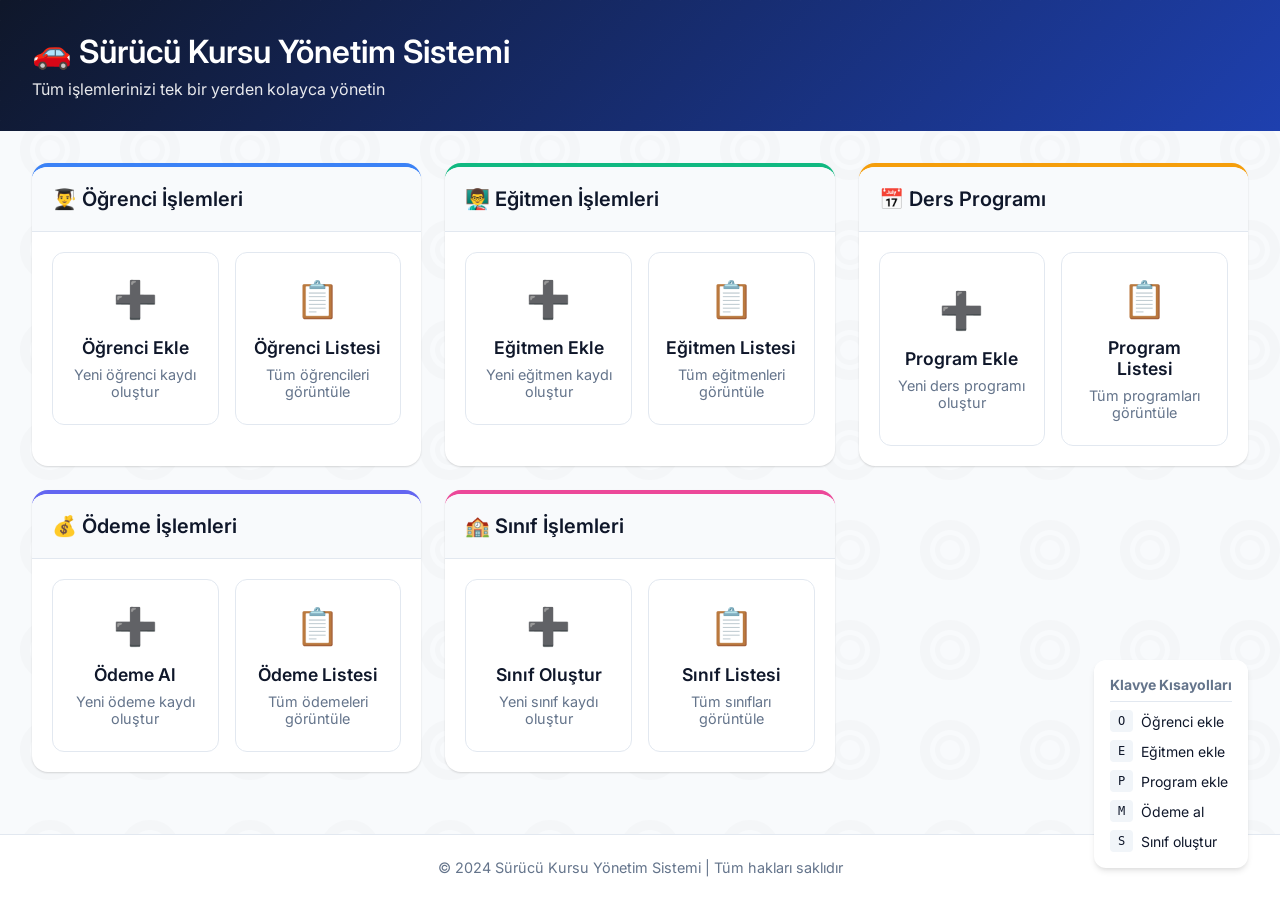
<file: index.html>
<!DOCTYPE html>
<html lang="tr">
<head>
    <meta charset="UTF-8">
    <meta name="viewport" content="width=device-width, initial-scale=1.0">
    <title>Sürücü Kursu Yönetim Sistemi</title>
    <link href="https://fonts.googleapis.com/css2?family=Inter:wght@400;500;600&display=swap" rel="stylesheet">
    <style>
        * {
            margin: 0;
            padding: 0;
            box-sizing: border-box;
        }

        body {
            font-family: 'Inter', 'Segoe UI', Arial, sans-serif;
            background: #f8fafc;
            min-height: 100vh;
            display: flex;
            flex-direction: column;
            color: #1e293b;
            position: relative;
        }

        body::before {
            content: '';
            position: fixed;
            top: 0;
            left: 0;
            width: 100%;
            height: 100%;
            z-index: 0;
            background-image: url("data:image/svg+xml,%3Csvg width='100' height='100' viewBox='0 0 100 100' xmlns='http://www.w3.org/2000/svg'%3E%3Cg fill='%23000000' fill-opacity='0.05'%3E%3Cpath d='M50 20c16.569 0 30 13.431 30 30 0 16.569-13.431 30-30 30-16.569 0-30-13.431-30-30 0-16.569 13.431-30 30-30zm0 10c-11.046 0-20 8.954-20 20s8.954 20 20 20 20-8.954 20-20-8.954-20-20-20zm0 5c8.284 0 15 6.716 15 15s-6.716 15-15 15-15-6.716-15-15 6.716-15 15-15zm0 25c5.523 0 10-4.477 10-10s-4.477-10-10-10-10 4.477-10 10 4.477 10 10 10z'/%3E%3C/g%3E%3C/svg%3E");
            background-repeat: repeat;
            opacity: 0.3;
            pointer-events: none;
        }

        .header, .main-content, .shortcuts, footer {
            position: relative;
            z-index: 1;
        }

        .header {
            background: linear-gradient(135deg, #0f172a, #1e40af);
            color: white;
            padding: 2rem;
            position: relative;
            overflow: hidden;
        }

        .header::before {
            content: '';
            position: absolute;
            top: 0;
            left: 0;
            right: 0;
            bottom: 0;
            background: url('data:image/svg+xml,<svg width="20" height="20" viewBox="0 0 20 20" xmlns="http://www.w3.org/2000/svg"><rect width="1" height="1" fill="rgba(255,255,255,0.05)"/></svg>');
            opacity: 0.3;
        }

        .header-content {
            position: relative;
            max-width: 1400px;
            margin: 0 auto;
            width: 100%;
        }

        .header h1 {
            font-size: 2rem;
            font-weight: 600;
            margin-bottom: 8px;
            position: relative;
        }

        .header p {
            opacity: 0.9;
            font-size: 1rem;
            position: relative;
        }

        .main-content {
            flex: 1;
            padding: 2rem;
            max-width: 1400px;
            margin: 0 auto;
            width: 100%;
        }

        .dashboard-grid {
            display: grid;
            grid-template-columns: repeat(3, 1fr);
            gap: 1.5rem;
            margin-bottom: 1.5rem;
            animation: fadeIn 0.6s ease-out;
        }

        @keyframes fadeIn {
            from {
                opacity: 0;
                transform: translateY(10px);
            }
            to {
                opacity: 1;
                transform: translateY(0);
            }
        }

        .module {
            background: white;
            border-radius: 16px;
            box-shadow: 0 1px 3px rgba(0,0,0,0.05), 0 1px 2px rgba(0,0,0,0.1);
            overflow: hidden;
            transition: transform 0.3s ease, box-shadow 0.3s ease;
        }

        .module:hover {
            transform: translateY(-2px);
            box-shadow: 0 4px 6px -1px rgba(0,0,0,0.1), 0 2px 4px -1px rgba(0,0,0,0.06);
        }

        .module-header {
            background: #f8fafc;
            padding: 1.25rem;
            border-bottom: 1px solid #e2e8f0;
        }

        .module-header h2 {
            color: #0f172a;
            font-size: 1.25rem;
            font-weight: 600;
            margin: 0;
            display: flex;
            align-items: center;
            gap: 0.5rem;
        }

        .module-content {
            padding: 1.25rem;
            display: grid;
            grid-template-columns: repeat(2, 1fr);
            gap: 1rem;
        }

        .action-card {
            background: #ffffff;
            border: 1px solid #e2e8f0;
            border-radius: 12px;
            padding: 1.5rem 1rem;
            text-align: center;
            text-decoration: none;
            color: #1e293b;
            transition: all 0.3s cubic-bezier(0.4, 0, 0.2, 1);
            display: flex;
            flex-direction: column;
            align-items: center;
            justify-content: center;
            position: relative;
            overflow: hidden;
        }

        .action-card::before {
            content: '';
            position: absolute;
            top: 0;
            left: 0;
            right: 0;
            height: 4px;
            background: linear-gradient(90deg, #3b82f6, #60a5fa);
            transform: scaleX(0);
            transition: transform 0.3s ease;
        }

        .action-card:hover {
            transform: translateY(-3px);
            box-shadow: 0 10px 15px -3px rgba(0,0,0,0.1), 0 4px 6px -2px rgba(0,0,0,0.05);
            border-color: #93c5fd;
        }

        .action-card:hover::before {
            transform: scaleX(1);
        }

        .action-card .icon {
            font-size: 2.25rem;
            margin-bottom: 1rem;
            transition: transform 0.3s ease;
        }

        .action-card:hover .icon {
            transform: scale(1.1);
        }

        .action-card h3 {
            font-size: 1.1rem;
            font-weight: 600;
            margin-bottom: 0.5rem;
            color: #0f172a;
        }

        .action-card p {
            font-size: 0.9rem;
            color: #64748b;
            margin: 0;
        }

        footer {
            text-align: center;
            padding: 1.5rem;
            background: white;
            color: #64748b;
            border-top: 1px solid #e2e8f0;
            font-size: 0.9rem;
        }

        /* Modül renk kodlaması */
        .module.students { border-top: 4px solid #3b82f6; }
        .module.teachers { border-top: 4px solid #10b981; }
        .module.schedule { border-top: 4px solid #f59e0b; }
        .module.payments { border-top: 4px solid #6366f1; }
        .module.classes { border-top: 4px solid #ec4899; }

        .shortcuts {
            position: fixed;
            bottom: 2rem;
            right: 2rem;
            background: white;
            border-radius: 12px;
            padding: 1rem;
            box-shadow: 0 4px 6px -1px rgba(0,0,0,0.1), 0 2px 4px -1px rgba(0,0,0,0.06);
            z-index: 100;
            transition: transform 0.3s ease;
        }

        .shortcuts:hover {
            transform: translateY(-2px);
        }

        .shortcuts h4 {
            font-size: 0.875rem;
            color: #64748b;
            margin-bottom: 0.5rem;
            padding-bottom: 0.5rem;
            border-bottom: 1px solid #e2e8f0;
        }

        .shortcut-list {
            display: grid;
            gap: 0.5rem;
        }

        .shortcut-item {
            display: flex;
            align-items: center;
            gap: 0.5rem;
            font-size: 0.875rem;
            color: #0f172a;
        }

        .shortcut-key {
            background: #f1f5f9;
            padding: 0.25rem 0.5rem;
            border-radius: 4px;
            font-family: monospace;
            font-size: 0.75rem;
        }

        @media (max-width: 1200px) {
            .dashboard-grid {
                grid-template-columns: repeat(2, 1fr);
            }
            .main-content {
                padding: 1.5rem;
            }
        }

        @media (max-width: 768px) {
            .dashboard-grid {
                grid-template-columns: 1fr;
            }
            .header {
                padding: 1.5rem;
            }
            .header h1 {
                font-size: 1.75rem;
            }
            .main-content {
                padding: 1rem;
            }
        }

        /* Modern scrollbar */
        ::-webkit-scrollbar {
            width: 10px;
        }

        ::-webkit-scrollbar-track {
            background: #f1f5f9;
        }

        ::-webkit-scrollbar-thumb {
            background: #cbd5e1;
            border-radius: 5px;
        }

        ::-webkit-scrollbar-thumb:hover {
            background: #94a3b8;
        }
    </style>
</head>
<body>
    <header class="header">
        <div class="header-content">
            <h1>🚗 Sürücü Kursu Yönetim Sistemi</h1>
            <p>Tüm işlemlerinizi tek bir yerden kolayca yönetin</p>
        </div>
    </header>

    <main class="main-content">
        <div class="dashboard-grid">
            <div class="module students">
                <div class="module-header">
                    <h2>👨‍🎓 Öğrenci İşlemleri</h2>
                </div>
                <div class="module-content">
                    <a href="ogrenci_ekle.html" class="action-card">
                        <span class="icon">➕</span>
                        <h3>Öğrenci Ekle</h3>
                        <p>Yeni öğrenci kaydı oluştur</p>
                    </a>
                    <a href="ogrenci_listele.php" class="action-card">
                        <span class="icon">📋</span>
                        <h3>Öğrenci Listesi</h3>
                        <p>Tüm öğrencileri görüntüle</p>
                    </a>
                </div>
            </div>

            <div class="module teachers">
                <div class="module-header">
                    <h2>👨‍🏫 Eğitmen İşlemleri</h2>
                </div>
                <div class="module-content">
                    <a href="egitmen_ekle.html" class="action-card">
                        <span class="icon">➕</span>
                        <h3>Eğitmen Ekle</h3>
                        <p>Yeni eğitmen kaydı oluştur</p>
                    </a>
                    <a href="egitmen_listele.php" class="action-card">
                        <span class="icon">📋</span>
                        <h3>Eğitmen Listesi</h3>
                        <p>Tüm eğitmenleri görüntüle</p>
                    </a>
                </div>
            </div>

            <div class="module schedule">
                <div class="module-header">
                    <h2>📅 Ders Programı</h2>
                </div>
                <div class="module-content">
                    <a href="ders_programi_ekle1.php" class="action-card">
                        <span class="icon">➕</span>
                        <h3>Program Ekle</h3>
                        <p>Yeni ders programı oluştur</p>
                    </a>
                    <a href="ders_programi_listele.php" class="action-card">
                        <span class="icon">📋</span>
                        <h3>Program Listesi</h3>
                        <p>Tüm programları görüntüle</p>
                    </a>
                </div>
            </div>

            <div class="module payments">
                <div class="module-header">
                    <h2>💰 Ödeme İşlemleri</h2>
                </div>
                <div class="module-content">
                    <a href="odeme_ekle.php" class="action-card">
                        <span class="icon">➕</span>
                        <h3>Ödeme Al</h3>
                        <p>Yeni ödeme kaydı oluştur</p>
                    </a>
                    <a href="odeme_listele.php" class="action-card">
                        <span class="icon">📋</span>
                        <h3>Ödeme Listesi</h3>
                        <p>Tüm ödemeleri görüntüle</p>
                    </a>
                </div>
            </div>

            <div class="module classes">
                <div class="module-header">
                    <h2>🏫 Sınıf İşlemleri</h2>
                </div>
                <div class="module-content">
                    <a href="sinif_olustur1.php" class="action-card">
                        <span class="icon">➕</span>
                        <h3>Sınıf Oluştur</h3>
                        <p>Yeni sınıf kaydı oluştur</p>
                    </a>
                    <a href="sinif_listele.php" class="action-card">
                        <span class="icon">📋</span>
                        <h3>Sınıf Listesi</h3>
                        <p>Tüm sınıfları görüntüle</p>
                    </a>
                </div>
            </div>
        </div>
    </main>

    <div class="shortcuts">
        <h4>Klavye Kısayolları</h4>
        <div class="shortcut-list">
            <div class="shortcut-item">
                <span class="shortcut-key">O</span>
                <span>Öğrenci ekle</span>
            </div>
            <div class="shortcut-item">
                <span class="shortcut-key">E</span>
                <span>Eğitmen ekle</span>
            </div>
            <div class="shortcut-item">
                <span class="shortcut-key">P</span>
                <span>Program ekle</span>
            </div>
            <div class="shortcut-item">
                <span class="shortcut-key">M</span>
                <span>Ödeme al</span>
            </div>
            <div class="shortcut-item">
                <span class="shortcut-key">S</span>
                <span>Sınıf oluştur</span>
            </div>
        </div>
    </div>

    <footer>
        © 2024 Sürücü Kursu Yönetim Sistemi | Tüm hakları saklıdır
    </footer>

    <script>
        // Klavye kısayolları için event listener
        document.addEventListener('keydown', function(e) {
            if (e.key === 'o' || e.key === 'O') {
                window.location.href = 'ogrenci_ekle.html';
            }
            if (e.key === 'e' || e.key === 'E') {
                window.location.href = 'egitmen_ekle.html';
            }
            if (e.key === 'p' || e.key === 'P') {
                window.location.href = 'ders_programi_ekle1.php';
            }
            if (e.key === 'm' || e.key === 'M') {
                window.location.href = 'odeme_ekle.php';
            }
            if (e.key === 's' || e.key === 'S') {
                window.location.href = 'sinif_olustur1.php';
            }
        });
    </script>
</body>
</html>
</file>
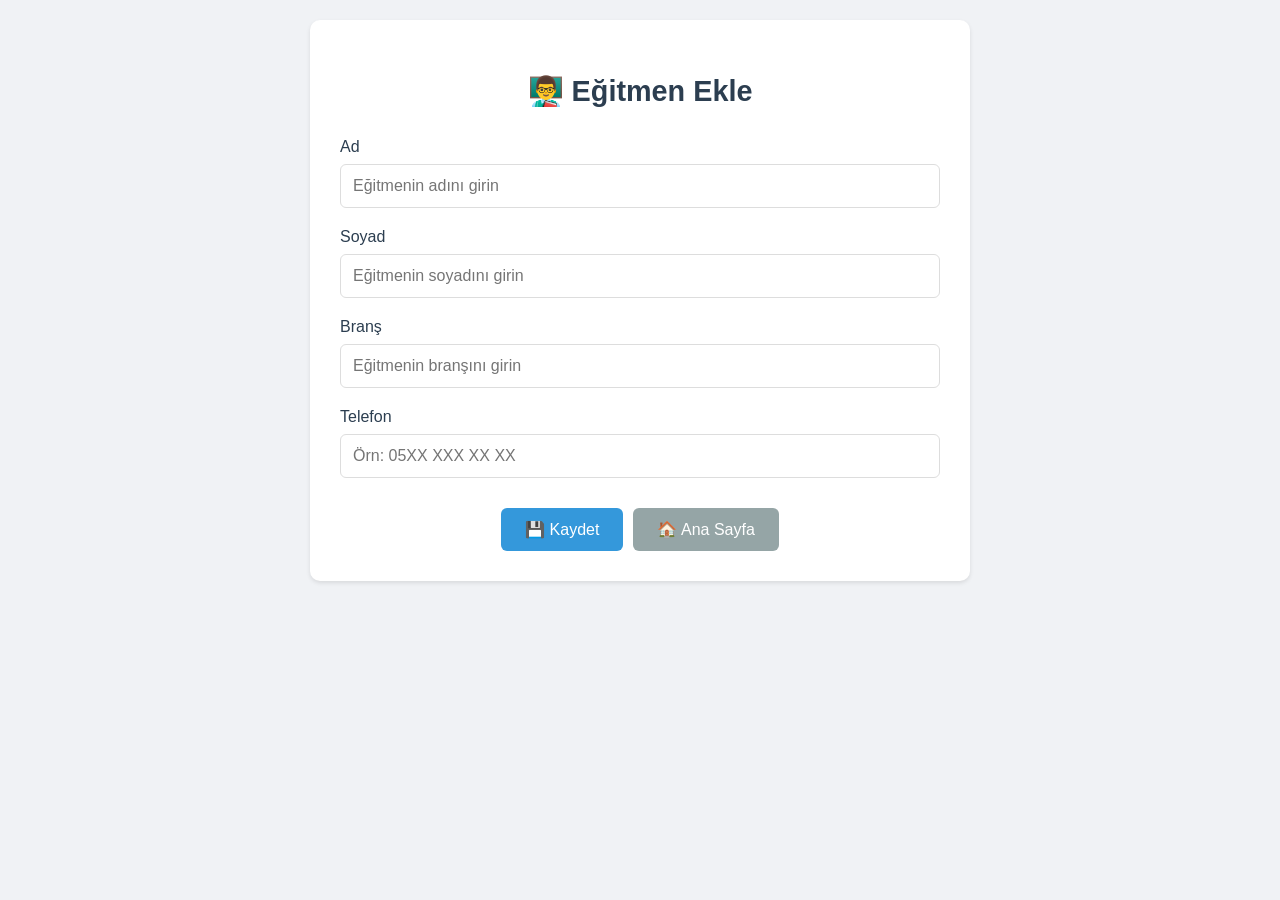
<file: egitmen_ekle.html>
<!DOCTYPE html>
<html lang="tr">
<head>
    <meta charset="UTF-8">
    <meta name="viewport" content="width=device-width, initial-scale=1.0">
    <title>Eğitmen Ekle</title>
    <style>
        body {
            font-family: 'Segoe UI', Arial, sans-serif;
            margin: 0;
            padding: 20px;
            background-color: #f0f2f5;
            color: #2c3e50;
        }

        .container {
            max-width: 600px;
            margin: 0 auto;
            background: white;
            padding: 30px;
            border-radius: 10px;
            box-shadow: 0 2px 4px rgba(0,0,0,0.1);
        }

        h2 {
            text-align: center;
            color: #2c3e50;
            margin-bottom: 30px;
            font-size: 1.8rem;
        }

        .form-group {
            margin-bottom: 20px;
        }

        .form-group label {
            display: block;
            margin-bottom: 8px;
            font-weight: 500;
            color: #2c3e50;
        }

        .form-group input {
            width: 100%;
            padding: 12px;
            border: 1px solid #ddd;
            border-radius: 6px;
            font-size: 1rem;
            transition: all 0.3s ease;
            box-sizing: border-box;
        }

        .form-group input:focus {
            outline: none;
            border-color: #3498db;
            box-shadow: 0 0 0 3px rgba(52, 152, 219, 0.1);
        }

        .button-group {
            display: flex;
            gap: 10px;
            justify-content: center;
            margin-top: 30px;
        }

        .btn {
            padding: 12px 24px;
            border: none;
            border-radius: 6px;
            cursor: pointer;
            font-size: 1rem;
            font-weight: 500;
            text-decoration: none;
            transition: all 0.3s ease;
        }

        .btn-primary {
            background-color: #3498db;
            color: white;
        }

        .btn-secondary {
            background-color: #95a5a6;
            color: white;
        }

        .btn:hover {
            transform: translateY(-1px);
            box-shadow: 0 4px 6px rgba(0,0,0,0.1);
        }

        @media (max-width: 768px) {
            .container {
                margin: 10px;
                padding: 20px;
            }
        }
    </style>
</head>
<body>
    <div class="container">
        <h2>👨‍🏫 Eğitmen Ekle</h2>
        
        <form method="POST" action="egitmen_ekle.php">
            <div class="form-group">
                <label for="ad">Ad</label>
                <input type="text" id="ad" name="ad" required placeholder="Eğitmenin adını girin">
            </div>

            <div class="form-group">
                <label for="soyad">Soyad</label>
                <input type="text" id="soyad" name="soyad" required placeholder="Eğitmenin soyadını girin">
            </div>

            <div class="form-group">
                <label for="brans">Branş</label>
                <input type="text" id="brans" name="brans" required placeholder="Eğitmenin branşını girin">
            </div>

            <div class="form-group">
                <label for="telefon">Telefon</label>
                <input type="tel" id="telefon" name="telefon" required placeholder="Örn: 05XX XXX XX XX">
            </div>

            <div class="button-group">
                <button type="submit" class="btn btn-primary">💾 Kaydet</button>
                <a href="index.html" class="btn btn-secondary">🏠 Ana Sayfa</a>
            </div>
        </form>
    </div>
</body>
</html>
</file>
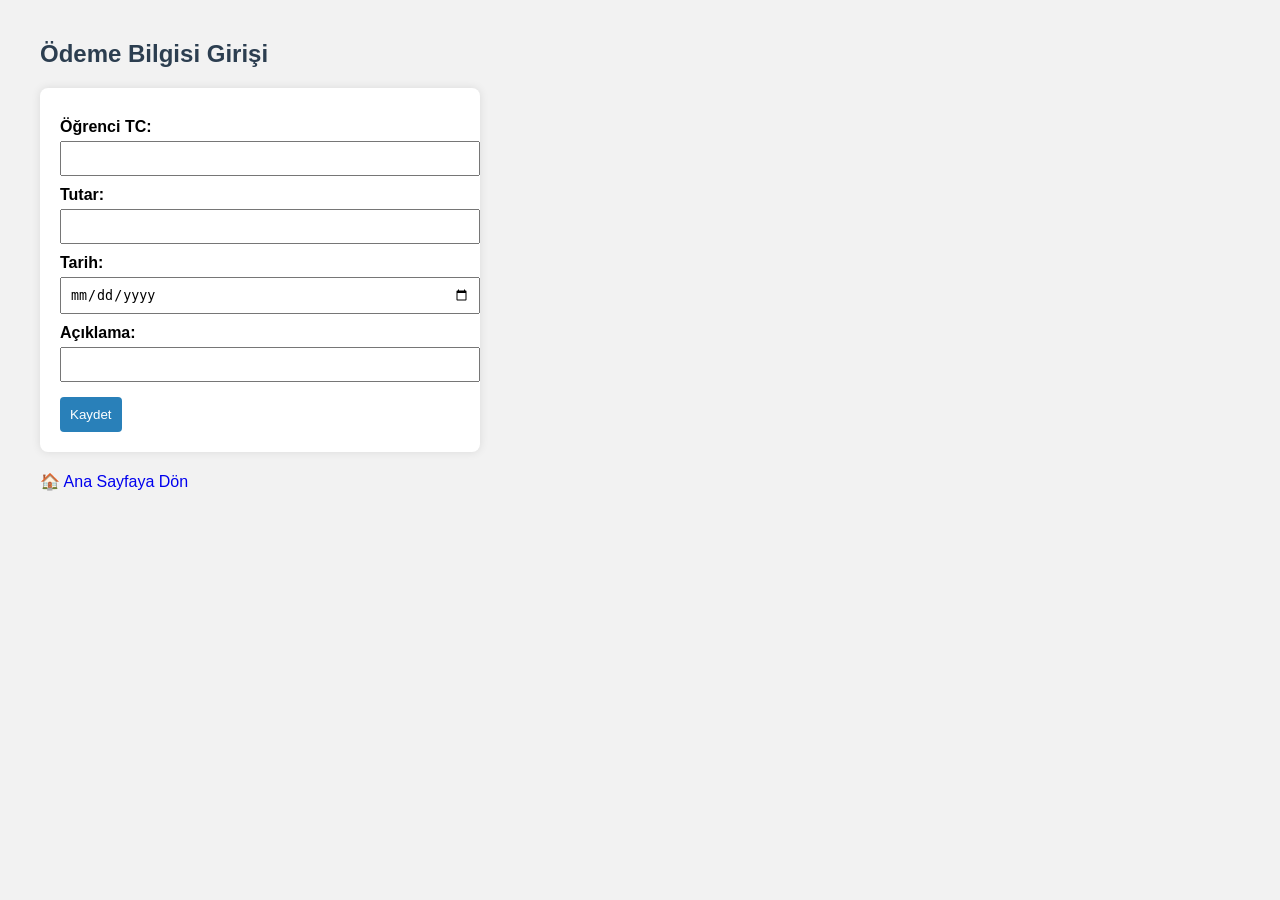
<file: odeme_girisi.html>
<!DOCTYPE html>
<html lang="tr">
<head>
    <meta charset="UTF-8">
    <title>Ödeme Girişi</title>
    <link rel="stylesheet" href="css/style.css">
</head>
<body>
  <h2>Ödeme Bilgisi Girişi</h2>
  <form method="POST" action="odeme_ekle.php">
    <label>Öğrenci TC:</label><input type="text" name="ogrenci_tc" required><br>
    <label>Tutar:</label><input type="number" name="tutar" required><br>
    <label>Tarih:</label><input type="date" name="tarih" required><br>
    <label>Açıklama:</label><input type="text" name="aciklama" required><br>
    <button type="submit">Kaydet</button>
  </form>
  <div style="margin-top: 20px; text-align: left;">
    <a href="index.html" class="btn-primary" style="display: inline-block; text-decoration: none;">🏠 Ana Sayfaya Dön</a>
  </div>
</body>
</html>
</file>
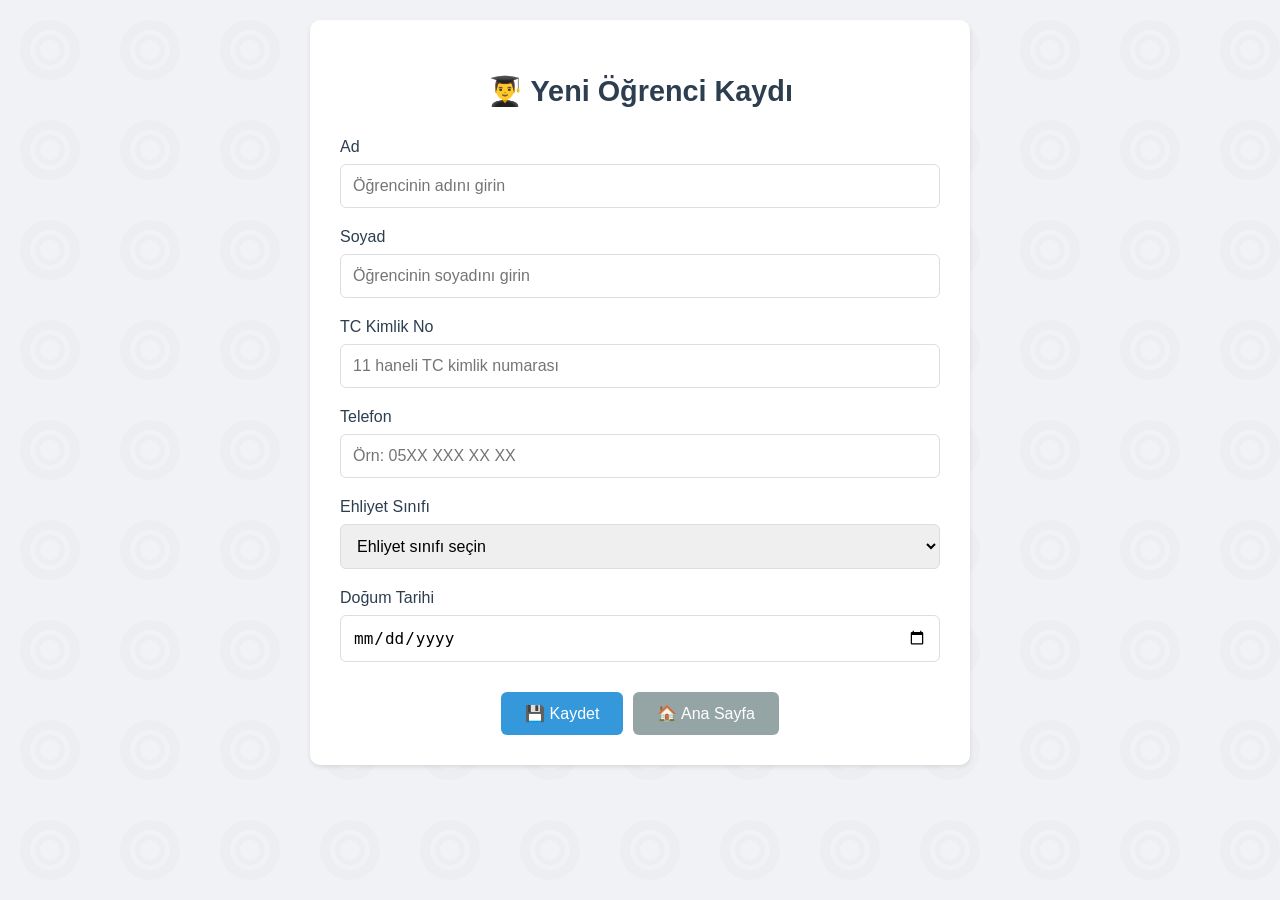
<file: ogrenci_ekle.html>
<!DOCTYPE html>
<html lang="tr">
<head>
    <meta charset="UTF-8">
    <meta name="viewport" content="width=device-width, initial-scale=1.0">
    <title>Öğrenci Ekle</title>
    <style>
        body {
            font-family: 'Segoe UI', Arial, sans-serif;
            margin: 0;
            padding: 20px;
            background-color: #f0f2f5;
            color: #2c3e50;
            position: relative;
        }

        body::before {
            content: '';
            position: fixed;
            top: 0;
            left: 0;
            width: 100%;
            height: 100%;
            z-index: 0;
            background-image: url("data:image/svg+xml,%3Csvg width='100' height='100' viewBox='0 0 100 100' xmlns='http://www.w3.org/2000/svg'%3E%3Cg fill='%23000000' fill-opacity='0.05'%3E%3Cpath d='M50 20c16.569 0 30 13.431 30 30 0 16.569-13.431 30-30 30-16.569 0-30-13.431-30-30 0-16.569 13.431-30 30-30zm0 10c-11.046 0-20 8.954-20 20s8.954 20 20 20 20-8.954 20-20-8.954-20-20-20zm0 5c8.284 0 15 6.716 15 15s-6.716 15-15 15-15-6.716-15-15 6.716-15 15-15zm0 25c5.523 0 10-4.477 10-10s-4.477-10-10-10-10 4.477-10 10 4.477 10 10 10z'/%3E%3C/g%3E%3C/svg%3E");
            background-repeat: repeat;
            opacity: 0.3;
            pointer-events: none;
        }

        .container {
            max-width: 600px;
            margin: 0 auto;
            background: white;
            padding: 30px;
            border-radius: 10px;
            box-shadow: 0 2px 4px rgba(0,0,0,0.1);
            position: relative;
            z-index: 1;
        }

        h2 {
            text-align: center;
            color: #2c3e50;
            margin-bottom: 30px;
            font-size: 1.8rem;
        }

        .form-group {
            margin-bottom: 20px;
        }

        .form-group label {
            display: block;
            margin-bottom: 8px;
            font-weight: 500;
            color: #2c3e50;
        }

        .form-group input,
        .form-group select {
            width: 100%;
            padding: 12px;
            border: 1px solid #ddd;
            border-radius: 6px;
            font-size: 1rem;
            transition: all 0.3s ease;
            box-sizing: border-box;
        }

        .form-group input:focus,
        .form-group select:focus {
            outline: none;
            border-color: #3498db;
            box-shadow: 0 0 0 3px rgba(52, 152, 219, 0.1);
        }

        .button-group {
            display: flex;
            gap: 10px;
            justify-content: center;
            margin-top: 30px;
        }

        .btn {
            padding: 12px 24px;
            border: none;
            border-radius: 6px;
            cursor: pointer;
            font-size: 1rem;
            font-weight: 500;
            text-decoration: none;
            transition: all 0.3s ease;
        }

        .btn-primary {
            background-color: #3498db;
            color: white;
        }

        .btn-secondary {
            background-color: #95a5a6;
            color: white;
        }

        .btn:hover {
            transform: translateY(-1px);
            box-shadow: 0 4px 6px rgba(0,0,0,0.1);
        }

        @media (max-width: 768px) {
            .container {
                margin: 10px;
                padding: 20px;
            }
        }
    </style>
</head>
<body>
    <div class="container">
        <h2>👨‍🎓 Yeni Öğrenci Kaydı</h2>
        
        <form action="ogrenci_ekle.php" method="POST">
            <div class="form-group">
                <label for="ad">Ad</label>
                <input type="text" id="ad" name="ad" required placeholder="Öğrencinin adını girin">
            </div>

            <div class="form-group">
                <label for="soyad">Soyad</label>
                <input type="text" id="soyad" name="soyad" required placeholder="Öğrencinin soyadını girin">
            </div>

            <div class="form-group">
                <label for="tc">TC Kimlik No</label>
                <input type="text" id="tc" name="tc" pattern="[0-9]{11}" required placeholder="11 haneli TC kimlik numarası">
            </div>

            <div class="form-group">
                <label for="telefon">Telefon</label>
                <input type="tel" id="telefon" name="telefon" required placeholder="Örn: 05XX XXX XX XX">
            </div>

            <div class="form-group">
                <label for="ehliyet_sinifi">Ehliyet Sınıfı</label>
                <select id="ehliyet_sinifi" name="ehliyet_sinifi" required>
                    <option value="">Ehliyet sınıfı seçin</option>
                    <option value="B">B - Otomobil</option>
                    <option value="A">A - Motosiklet</option>
                    <option value="C">C - Kamyon</option>
                    
                </select>
            </div>

            <div class="form-group">
                <label for="dogum_tarihi">Doğum Tarihi</label>
                <input type="date" id="dogum_tarihi" name="dogum_tarihi" required>
            </div>

            <div class="button-group">
                <button type="submit" class="btn btn-primary">💾 Kaydet</button>
                <a href="index.html" class="btn btn-secondary">🏠 Ana Sayfa</a>
            </div>
        </form>
    </div>
</body>
</html>
</file>
<file: css/style.css>
body {
  font-family: Arial, sans-serif;
  background-color: #f2f2f2;
  margin: 40px;
  padding: 0;
}

h2 {
  color: #2c3e50;
  margin-bottom: 20px;
}

form {
  background: white;
  padding: 20px;
  border-radius: 8px;
  width: 400px;
  box-shadow: 0 0 10px rgba(0,0,0,0.1);
}

label {
  display: block;
  margin-top: 10px;
  font-weight: bold;
}

input, select {
  width: 100%;
  padding: 8px;
  margin-top: 5px;
}

button {
  margin-top: 15px;
  padding: 10px;
  background-color: #2980b9;
  color: white;
  border: none;
  border-radius: 4px;
}

table {
  width: 100%;
  border-collapse: collapse;
  background-color: white;
  margin-top: 20px;
}

table th, table td {
  border: 1px solid #ccc;
  padding: 10px;
  text-align: left;
}

nav ul {
  list-style: none;
  display: flex;
  justify-content: center;
  background-color: #34495e;
  padding: 10px 0;
  margin: 0 0 20px 0;
}

nav ul li {
  margin: 0 15px;
}

nav ul li a {
  color: white;
  text-decoration: none;
  font-weight: bold;
}
</file>
